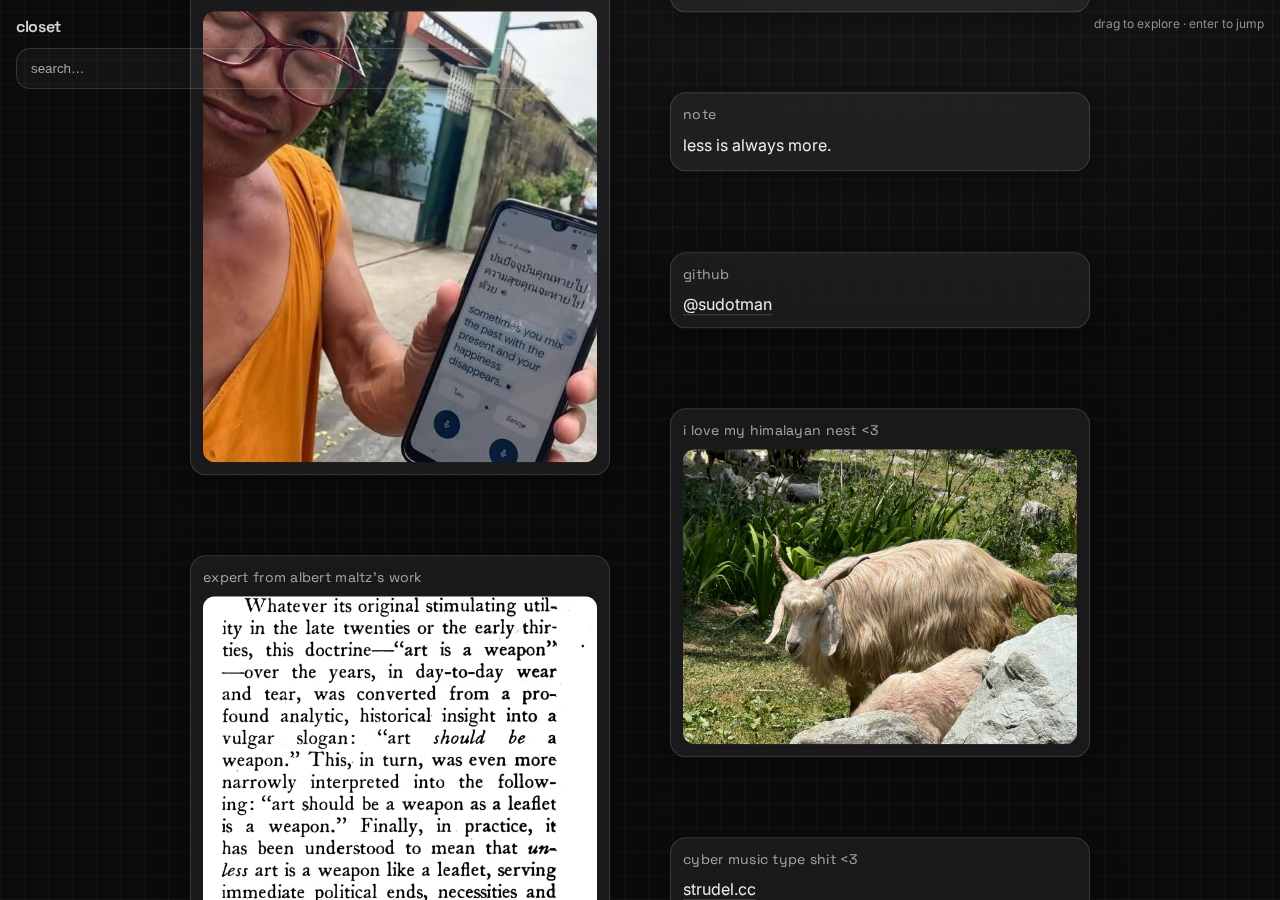
<file: index.html>
<!DOCTYPE html>
<html lang="en">
  <head>
    <meta charset="utf-8" />
    <meta name="viewport" content="width=device-width, initial-scale=1" />
    <title>closet · satyam k</title>
    <meta name="description" content="A drifting canvas of things by Satyam Kashyap." />
    <link rel="preconnect" href="https://fonts.googleapis.com" />
    <link rel="preconnect" href="https://fonts.gstatic.com" crossorigin />
    <link href="https://fonts.googleapis.com/css2?family=Inter:wght@300;400;600&family=Space+Grotesk:wght@400;600&display=swap" rel="stylesheet" />
    <link rel="stylesheet" href="styles.css" />
    <link rel="icon" href="favicon.svg" type="image/svg+xml" />
  </head>
  <body>
    <div id="ui">
      <div class="brand">closet</div>
      <div class="search">
        <input id="searchInput" type="text" placeholder="search…" autocomplete="off" spellcheck="false" />
        <ul id="searchResults" class="results" aria-label="search results"></ul>
      </div>
      <div class="help">drag to explore · enter to jump</div>
    </div>

    <div id="viewport" aria-label="canvas viewport">
      <div id="world" aria-label="canvas world"></div>
    </div>
    <div id="lightbox" aria-modal="true" role="dialog" aria-label="image viewer" hidden>
      <img id="lightboxImg" alt="expanded" />
    </div>

    <script src="script.js"></script>
    <script src="https://identity.netlify.com/v1/netlify-identity-widget.js"></script>
    <script>
      // Ensure OAuth callbacks landing on the Netlify domain are handled
      if (window.netlifyIdentity) {
        window.netlifyIdentity.init({
          APIUrl: 'https://closet-api-towards.netlify.app/.netlify/identity'
        });
        window.netlifyIdentity.on('login', function () {
          try { window.netlifyIdentity.close(); } catch (e) {}
        });
      }
    </script>
  </body>
  </html>
</file>
<file: styles.css>
:root {
  --bg: #0b0b0d;
  --fg: #ececec;
  --muted: #a7a7a7;
  --card: rgba(255, 255, 255, 0.06);
  --card-hover: rgba(255, 255, 255, 0.1);
  --border: rgba(255, 255, 255, 0.14);
  --accent: #b9ff66;
}

* { box-sizing: border-box; }
html, body { height: 100%; }
html { background: var(--bg); }
body {
  margin: 0;
  color: var(--fg);
  font-family: Inter, ui-sans-serif, system-ui, -apple-system, Segoe UI, Roboto, Helvetica, Arial, "Apple Color Emoji", "Segoe UI Emoji";
  font-weight: 400;
  line-height: 1.4;
  overflow: hidden;
}

/* subtle grid */
body::before {
  content: "";
  position: fixed;
  inset: 0;
  background:
    radial-gradient(1200px 800px at 70% -10%, rgba(255,255,255,0.06), transparent 60%),
    repeating-linear-gradient(0deg, rgba(255,255,255,0.035), rgba(255,255,255,0.035) 1px, transparent 1px, transparent 24px),
    repeating-linear-gradient(90deg, rgba(255,255,255,0.03), rgba(255,255,255,0.03) 1px, transparent 1px, transparent 24px);
  pointer-events: none;
}

#ui { position: fixed; inset: 0 auto auto 0; padding: 16px 16px; z-index: 10; }
.brand { font-family: "Space Grotesk", Inter, sans-serif; letter-spacing: -0.02em; font-weight: 600; opacity: 0.9; margin-bottom: 10px; }
.help { position: fixed; right: 16px; top: 16px; color: var(--muted); font-size: 12px; opacity: 0.85; }
.shuffle-btn {
  position: fixed;
  left: 16px;
  top: 100px;
  padding: 8px 12px;
  border-radius: 12px;
  border: 1px solid var(--border);
  background: rgba(255,255,255,0.06);
  color: var(--fg);
  font-size: 12px;
  letter-spacing: 0.04em;
  text-transform: lowercase;
  cursor: pointer;
  transition: background 120ms ease, border-color 120ms ease, transform 120ms ease;
}
.shuffle-btn:hover { background: rgba(255,255,255,0.1); border-color: rgba(255,255,255,0.28); }
.shuffle-btn:active { transform: translateY(1px); }

.search { display: grid; gap: 8px; width: min(520px, calc(100vw - 32px)); }
.search input {
  width: 100%;
  padding: 12px 14px;
  border-radius: 14px;
  border: 1px solid var(--border);
  background: rgba(255,255,255,0.04);
  color: var(--fg);
  outline: none;
  transition: border-color 120ms ease, background 120ms ease;
}
.search input::placeholder { color: var(--muted); }
.search input:focus { border-color: rgba(255,255,255,0.32); background: rgba(255,255,255,0.07); }

.results { list-style: none; padding: 0; margin: 0; max-height: 40vh; overflow: auto; backdrop-filter: blur(3px); border-radius: 12px; border: 1px solid var(--border); background: rgba(10,10,12,0.5); display: none; }
.results.show { display: block; }
.results li { padding: 10px 12px; border-bottom: 1px solid rgba(255,255,255,0.06); display: flex; align-items: center; gap: 10px; cursor: pointer; }
.results li:last-child { border-bottom: 0; }
.results li:hover { background: rgba(255,255,255,0.06); }
.result-title { flex: 1; white-space: nowrap; overflow: hidden; text-overflow: ellipsis; }
.result-type { font-size: 11px; color: var(--muted); text-transform: uppercase; letter-spacing: 0.06em; }

#viewport { position: fixed; inset: 0; overflow: hidden; cursor: grab; }
#viewport.dragging { cursor: grabbing; }
#world { position: absolute; top: 0; left: 0; will-change: transform; transform: translate3d(0,0,0); }

.entry { position: absolute; color: var(--fg); border: 1px solid var(--border); background: var(--card); border-radius: 16px; padding: 12px; backdrop-filter: blur(6px); box-shadow: 0 6px 30px rgba(0,0,0,0.35); max-width: 520px; transition: background 160ms ease, border-color 160ms ease, transform 200ms ease, left 260ms ease, top 260ms ease; }
.entry:hover { background: var(--card-hover); border-color: rgba(255,255,255,0.28); }
.entry .title { font-family: "Space Grotesk", Inter, sans-serif; font-size: 14px; letter-spacing: 0.02em; color: var(--muted); margin-bottom: 8px; }

.entry.image img { display: block; width: 100%; height: auto; border-radius: 12px; }
.entry.text { max-width: 520px; }
.entry.text .content { font-size: 16px; line-height: 1.6; white-space: pre-wrap; }
.entry.link a { color: var(--fg); text-decoration: none; border-bottom: 1px solid rgba(255,255,255,0.2); }
.entry.link a:hover { border-color: var(--accent); color: var(--accent); }
.entry.text_link a { color: var(--accent); }
.entry.youtube { overflow: hidden; }
.entry.youtube iframe { width: 100%; max-width: 100%; aspect-ratio: 16/9; border: 0; border-radius: 12px; display: block; }

.pill { display: inline-block; padding: 2px 8px; border: 1px solid var(--border); border-radius: 999px; font-size: 11px; color: var(--muted); }

@media (max-width: 700px) {
  .entry { max-width: min(86vw, 520px); padding: 10px; }
}

/* lightbox */
#lightbox[hidden] { display: none; }
#lightbox { position: fixed; inset: 0; background: rgba(0,0,0,0.8); display: grid; place-items: center; z-index: 20; cursor: zoom-out; backdrop-filter: blur(2px); }
#lightboxImg { max-width: 92vw; max-height: 92vh; border-radius: 12px; box-shadow: 0 10px 50px rgba(0,0,0,0.5); }
</file>
